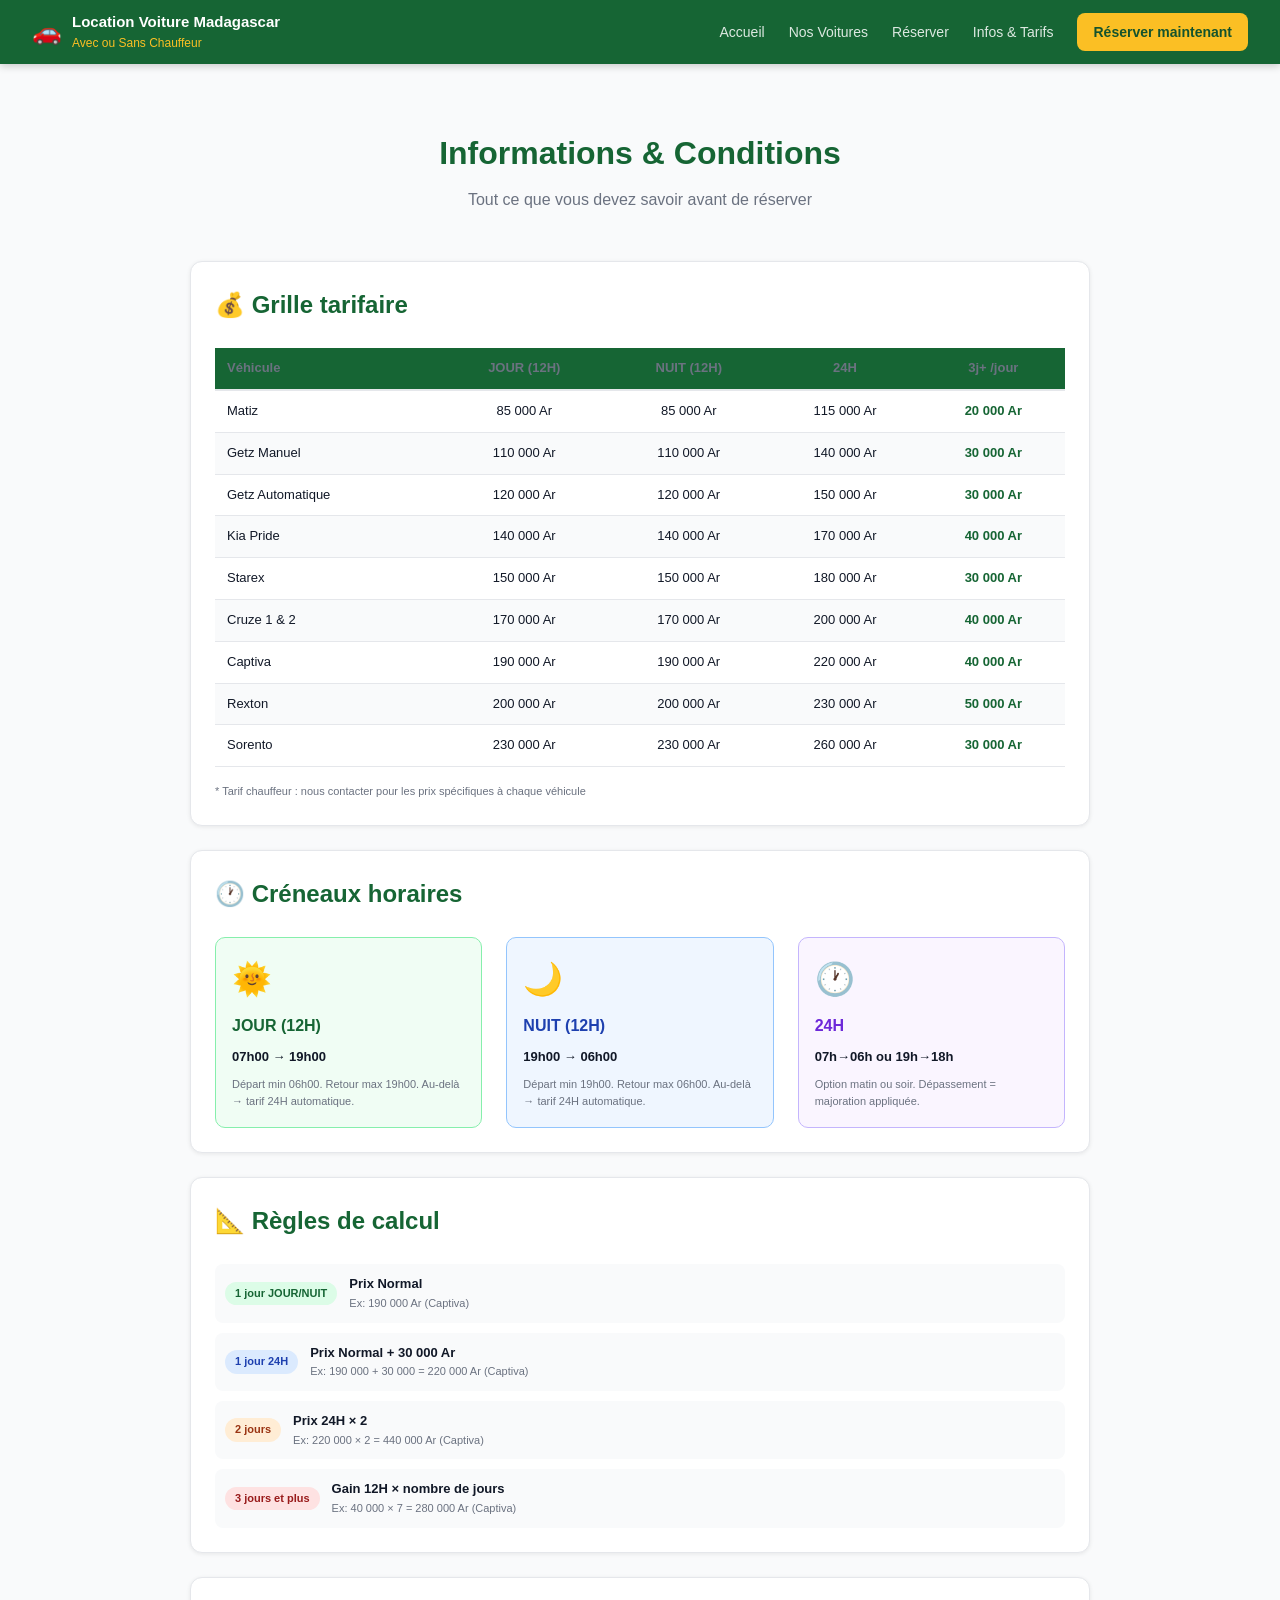
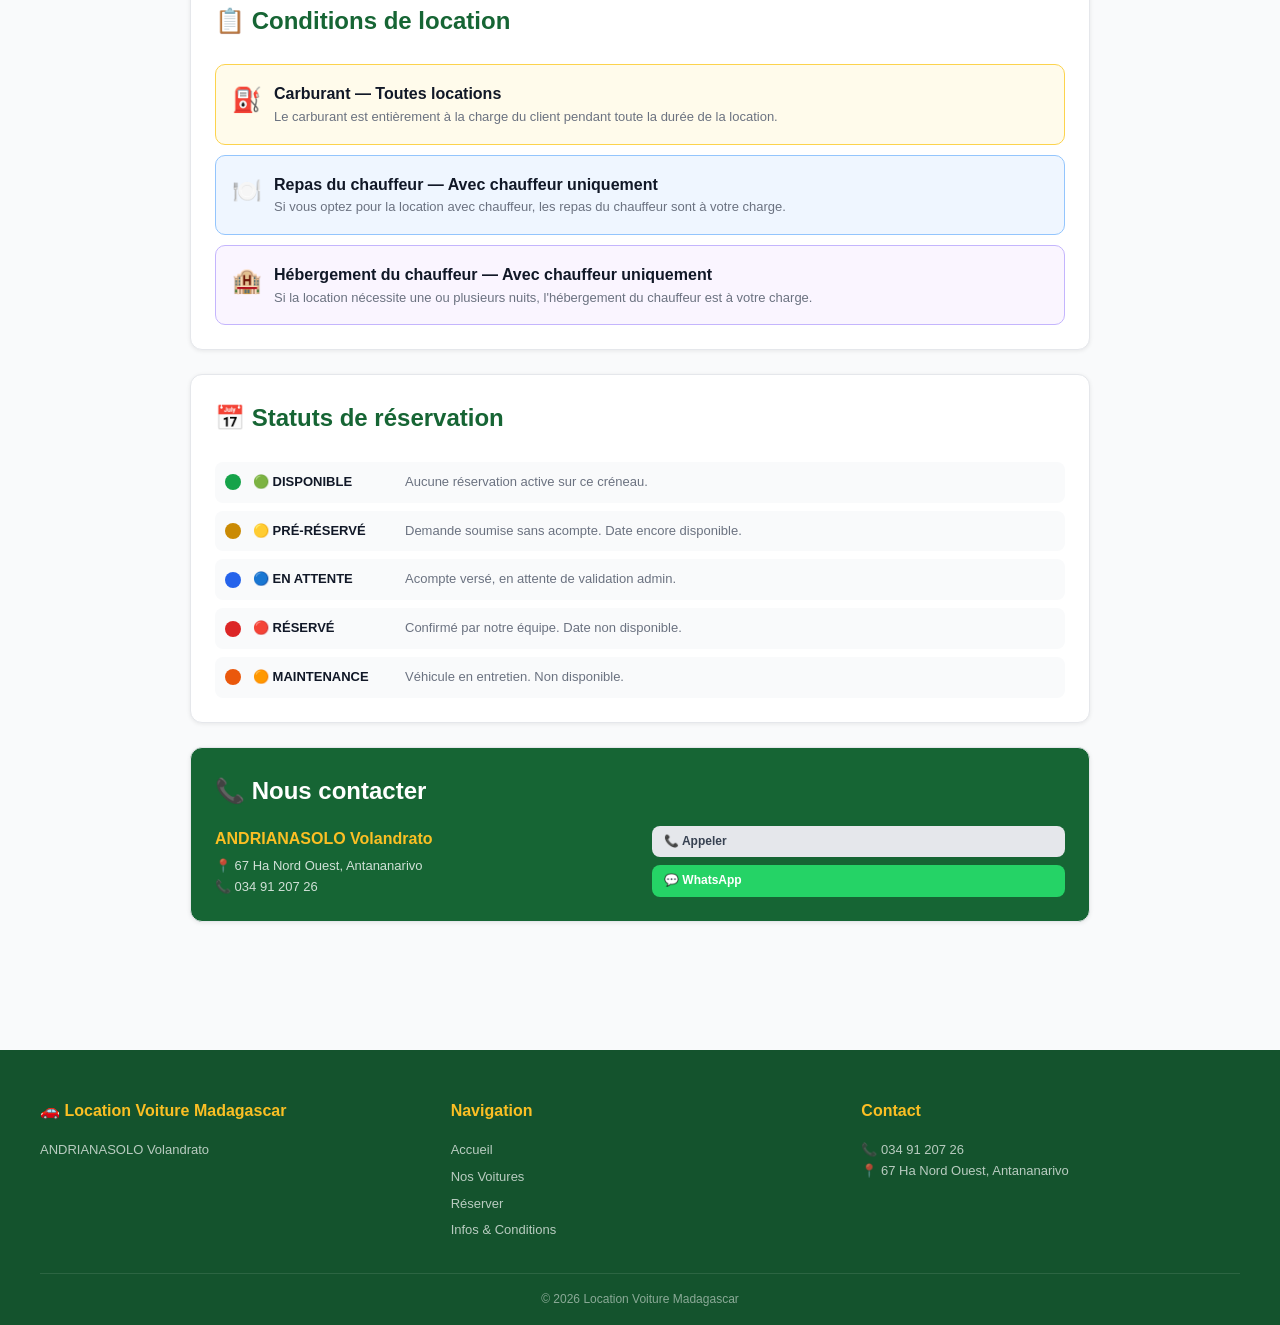
<file: infos.html>
<!DOCTYPE html>
<html lang="fr">
<head>
  <meta charset="UTF-8">
  <meta name="viewport" content="width=device-width, initial-scale=1.0">
  <title>Infos & Conditions — Location Voiture Madagascar</title>
  <link rel="stylesheet" href="css/style.css">
</head>
<body>

<nav class="navbar">
  <a href="index.html" class="navbar-brand">
    <span style="font-size:1.5rem">🚗</span>
    <div>
      <div class="logo-text">Location Voiture Madagascar</div>
      <div class="logo-sub">Avec ou Sans Chauffeur</div>
    </div>
  </a>
  <div class="navbar-links">
    <a href="index.html">Accueil</a>
    <a href="vehicules.html">Nos Voitures</a>
    <a href="reserver.html">Réserver</a>
    <a href="infos.html">Infos & Tarifs</a>
    <a href="reserver.html" class="btn-nav">Réserver maintenant</a>
  </div>
</nav>

<section class="section">
  <div class="container" style="max-width:900px">
    <h1 class="section-title">Informations & Conditions</h1>
    <p class="section-sub">Tout ce que vous devez savoir avant de réserver</p>

    <!-- Grille tarifaire -->
    <div class="card mb-3">
      <h2 style="color:var(--vert);margin-bottom:1.5rem">💰 Grille tarifaire</h2>
      <div class="table-container">
        <table>
          <thead>
            <tr style="background:var(--vert);color:white">
              <th>Véhicule</th>
              <th style="text-align:center">JOUR (12H)</th>
              <th style="text-align:center">NUIT (12H)</th>
              <th style="text-align:center">24H</th>
              <th style="text-align:center">3j+ /jour</th>
            </tr>
          </thead>
          <tbody>
            <tr><td>Matiz</td><td style="text-align:center">85 000 Ar</td><td style="text-align:center">85 000 Ar</td><td style="text-align:center">115 000 Ar</td><td style="text-align:center;color:var(--vert);font-weight:700">20 000 Ar</td></tr>
            <tr style="background:#f9fafb"><td>Getz Manuel</td><td style="text-align:center">110 000 Ar</td><td style="text-align:center">110 000 Ar</td><td style="text-align:center">140 000 Ar</td><td style="text-align:center;color:var(--vert);font-weight:700">30 000 Ar</td></tr>
            <tr><td>Getz Automatique</td><td style="text-align:center">120 000 Ar</td><td style="text-align:center">120 000 Ar</td><td style="text-align:center">150 000 Ar</td><td style="text-align:center;color:var(--vert);font-weight:700">30 000 Ar</td></tr>
            <tr style="background:#f9fafb"><td>Kia Pride</td><td style="text-align:center">140 000 Ar</td><td style="text-align:center">140 000 Ar</td><td style="text-align:center">170 000 Ar</td><td style="text-align:center;color:var(--vert);font-weight:700">40 000 Ar</td></tr>
            <tr><td>Starex</td><td style="text-align:center">150 000 Ar</td><td style="text-align:center">150 000 Ar</td><td style="text-align:center">180 000 Ar</td><td style="text-align:center;color:var(--vert);font-weight:700">30 000 Ar</td></tr>
            <tr style="background:#f9fafb"><td>Cruze 1 & 2</td><td style="text-align:center">170 000 Ar</td><td style="text-align:center">170 000 Ar</td><td style="text-align:center">200 000 Ar</td><td style="text-align:center;color:var(--vert);font-weight:700">40 000 Ar</td></tr>
            <tr><td>Captiva</td><td style="text-align:center">190 000 Ar</td><td style="text-align:center">190 000 Ar</td><td style="text-align:center">220 000 Ar</td><td style="text-align:center;color:var(--vert);font-weight:700">40 000 Ar</td></tr>
            <tr style="background:#f9fafb"><td>Rexton</td><td style="text-align:center">200 000 Ar</td><td style="text-align:center">200 000 Ar</td><td style="text-align:center">230 000 Ar</td><td style="text-align:center;color:var(--vert);font-weight:700">50 000 Ar</td></tr>
            <tr><td>Sorento</td><td style="text-align:center">230 000 Ar</td><td style="text-align:center">230 000 Ar</td><td style="text-align:center">260 000 Ar</td><td style="text-align:center;color:var(--vert);font-weight:700">30 000 Ar</td></tr>
          </tbody>
        </table>
      </div>
      <p class="text-xs text-muted mt-2">* Tarif chauffeur : nous contacter pour les prix spécifiques à chaque véhicule</p>
    </div>

    <!-- Créneaux horaires -->
    <div class="card mb-3">
      <h2 style="color:var(--vert);margin-bottom:1.5rem">🕐 Créneaux horaires</h2>
      <div class="grid-3">
        <div style="background:#f0fdf4;border:1px solid #86efac;border-radius:10px;padding:1rem">
          <div style="font-size:2rem;margin-bottom:0.5rem">🌞</div>
          <div class="font-bold" style="color:var(--vert)">JOUR (12H)</div>
          <div class="font-bold text-sm mt-1">07h00 → 19h00</div>
          <div class="text-xs text-muted mt-1">Départ min 06h00. Retour max 19h00. Au-delà → tarif 24H automatique.</div>
        </div>
        <div style="background:#eff6ff;border:1px solid #93c5fd;border-radius:10px;padding:1rem">
          <div style="font-size:2rem;margin-bottom:0.5rem">🌙</div>
          <div class="font-bold" style="color:#1e40af">NUIT (12H)</div>
          <div class="font-bold text-sm mt-1">19h00 → 06h00</div>
          <div class="text-xs text-muted mt-1">Départ min 19h00. Retour max 06h00. Au-delà → tarif 24H automatique.</div>
        </div>
        <div style="background:#faf5ff;border:1px solid #c4b5fd;border-radius:10px;padding:1rem">
          <div style="font-size:2rem;margin-bottom:0.5rem">🕐</div>
          <div class="font-bold" style="color:#6d28d9">24H</div>
          <div class="font-bold text-sm mt-1">07h→06h ou 19h→18h</div>
          <div class="text-xs text-muted mt-1">Option matin ou soir. Dépassement = majoration appliquée.</div>
        </div>
      </div>
    </div>

    <!-- Règles de calcul -->
    <div class="card mb-3">
      <h2 style="color:var(--vert);margin-bottom:1.5rem">📐 Règles de calcul</h2>
      <div style="display:flex;flex-direction:column;gap:10px">
        <div style="display:flex;align-items:center;gap:12px;padding:10px;background:#f9fafb;border-radius:8px">
          <span class="badge badge-vert">1 jour JOUR/NUIT</span>
          <div>
            <div class="font-bold text-sm">Prix Normal</div>
            <div class="text-xs text-muted">Ex: 190 000 Ar (Captiva)</div>
          </div>
        </div>
        <div style="display:flex;align-items:center;gap:12px;padding:10px;background:#f9fafb;border-radius:8px">
          <span class="badge badge-bleu">1 jour 24H</span>
          <div>
            <div class="font-bold text-sm">Prix Normal + 30 000 Ar</div>
            <div class="text-xs text-muted">Ex: 190 000 + 30 000 = 220 000 Ar (Captiva)</div>
          </div>
        </div>
        <div style="display:flex;align-items:center;gap:12px;padding:10px;background:#f9fafb;border-radius:8px">
          <span class="badge badge-orange">2 jours</span>
          <div>
            <div class="font-bold text-sm">Prix 24H × 2</div>
            <div class="text-xs text-muted">Ex: 220 000 × 2 = 440 000 Ar (Captiva)</div>
          </div>
        </div>
        <div style="display:flex;align-items:center;gap:12px;padding:10px;background:#f9fafb;border-radius:8px">
          <span class="badge badge-rouge">3 jours et plus</span>
          <div>
            <div class="font-bold text-sm">Gain 12H × nombre de jours</div>
            <div class="text-xs text-muted">Ex: 40 000 × 7 = 280 000 Ar (Captiva)</div>
          </div>
        </div>
      </div>
    </div>

    <!-- Conditions -->
    <div class="card mb-3">
      <h2 style="color:var(--vert);margin-bottom:1.5rem">📋 Conditions de location</h2>
      <div style="display:flex;flex-direction:column;gap:10px">
        <div style="display:flex;gap:12px;padding:1rem;background:#fffbeb;border:1px solid #fcd34d;border-radius:10px">
          <span style="font-size:1.5rem">⛽</span>
          <div>
            <div class="font-bold">Carburant — Toutes locations</div>
            <div class="text-sm text-muted">Le carburant est entièrement à la charge du client pendant toute la durée de la location.</div>
          </div>
        </div>
        <div style="display:flex;gap:12px;padding:1rem;background:#eff6ff;border:1px solid #93c5fd;border-radius:10px">
          <span style="font-size:1.5rem">🍽️</span>
          <div>
            <div class="font-bold">Repas du chauffeur — Avec chauffeur uniquement</div>
            <div class="text-sm text-muted">Si vous optez pour la location avec chauffeur, les repas du chauffeur sont à votre charge.</div>
          </div>
        </div>
        <div style="display:flex;gap:12px;padding:1rem;background:#faf5ff;border:1px solid #c4b5fd;border-radius:10px">
          <span style="font-size:1.5rem">🏨</span>
          <div>
            <div class="font-bold">Hébergement du chauffeur — Avec chauffeur uniquement</div>
            <div class="text-sm text-muted">Si la location nécessite une ou plusieurs nuits, l'hébergement du chauffeur est à votre charge.</div>
          </div>
        </div>
      </div>
    </div>

    <!-- Statuts -->
    <div class="card mb-3">
      <h2 style="color:var(--vert);margin-bottom:1.5rem">📅 Statuts de réservation</h2>
      <div style="display:flex;flex-direction:column;gap:8px">
        <div style="display:flex;align-items:center;gap:12px;padding:10px;background:#f9fafb;border-radius:8px">
          <div style="width:16px;height:16px;border-radius:50%;background:#16a34a;flex-shrink:0"></div>
          <div class="font-bold text-sm" style="width:140px">🟢 DISPONIBLE</div>
          <div class="text-sm text-muted">Aucune réservation active sur ce créneau.</div>
        </div>
        <div style="display:flex;align-items:center;gap:12px;padding:10px;background:#f9fafb;border-radius:8px">
          <div style="width:16px;height:16px;border-radius:50%;background:#ca8a04;flex-shrink:0"></div>
          <div class="font-bold text-sm" style="width:140px">🟡 PRÉ-RÉSERVÉ</div>
          <div class="text-sm text-muted">Demande soumise sans acompte. Date encore disponible.</div>
        </div>
        <div style="display:flex;align-items:center;gap:12px;padding:10px;background:#f9fafb;border-radius:8px">
          <div style="width:16px;height:16px;border-radius:50%;background:#2563eb;flex-shrink:0"></div>
          <div class="font-bold text-sm" style="width:140px">🔵 EN ATTENTE</div>
          <div class="text-sm text-muted">Acompte versé, en attente de validation admin.</div>
        </div>
        <div style="display:flex;align-items:center;gap:12px;padding:10px;background:#f9fafb;border-radius:8px">
          <div style="width:16px;height:16px;border-radius:50%;background:#dc2626;flex-shrink:0"></div>
          <div class="font-bold text-sm" style="width:140px">🔴 RÉSERVÉ</div>
          <div class="text-sm text-muted">Confirmé par notre équipe. Date non disponible.</div>
        </div>
        <div style="display:flex;align-items:center;gap:12px;padding:10px;background:#f9fafb;border-radius:8px">
          <div style="width:16px;height:16px;border-radius:50%;background:#ea580c;flex-shrink:0"></div>
          <div class="font-bold text-sm" style="width:140px">🟠 MAINTENANCE</div>
          <div class="text-sm text-muted">Véhicule en entretien. Non disponible.</div>
        </div>
      </div>
    </div>

    <!-- Contact -->
    <div class="card" style="background:var(--vert);color:white">
      <h2 style="margin-bottom:1rem">📞 Nous contacter</h2>
      <div class="grid-2">
        <div>
          <div class="font-bold" style="color:#fbbf24">ANDRIANASOLO Volandrato</div>
          <div style="color:rgba(255,255,255,0.8);font-size:13px;margin-top:4px">
            📍 67 Ha Nord Ouest, Antananarivo<br>
            📞 034 91 207 26
          </div>
        </div>
        <div style="display:flex;flex-direction:column;gap:8px">
          <a href="tel:+261349120726" class="btn btn-secondary btn-sm text-center">📞 Appeler</a>
          <a href="https://wa.me/+261349120726" target="_blank" class="btn btn-sm text-center" style="background:#25d366;color:white">💬 WhatsApp</a>
        </div>
      </div>
    </div>
  </div>
</section>

<footer>
  <div class="footer-grid">
    <div><div class="footer-title">🚗 Location Voiture Madagascar</div><p style="color:rgba(255,255,255,0.7);font-size:13px">ANDRIANASOLO Volandrato</p></div>
    <div><div class="footer-title">Navigation</div><div class="footer-links"><a href="index.html">Accueil</a><a href="vehicules.html">Nos Voitures</a><a href="reserver.html">Réserver</a><a href="infos.html">Infos & Conditions</a></div></div>
    <div><div class="footer-title">Contact</div><p style="color:rgba(255,255,255,0.7);font-size:13px">📞 034 91 207 26<br>📍 67 Ha Nord Ouest, Antananarivo</p></div>
  </div>
  <div class="footer-bottom">© 2026 Location Voiture Madagascar</div>
</footer>
</body>
</html>
</file>
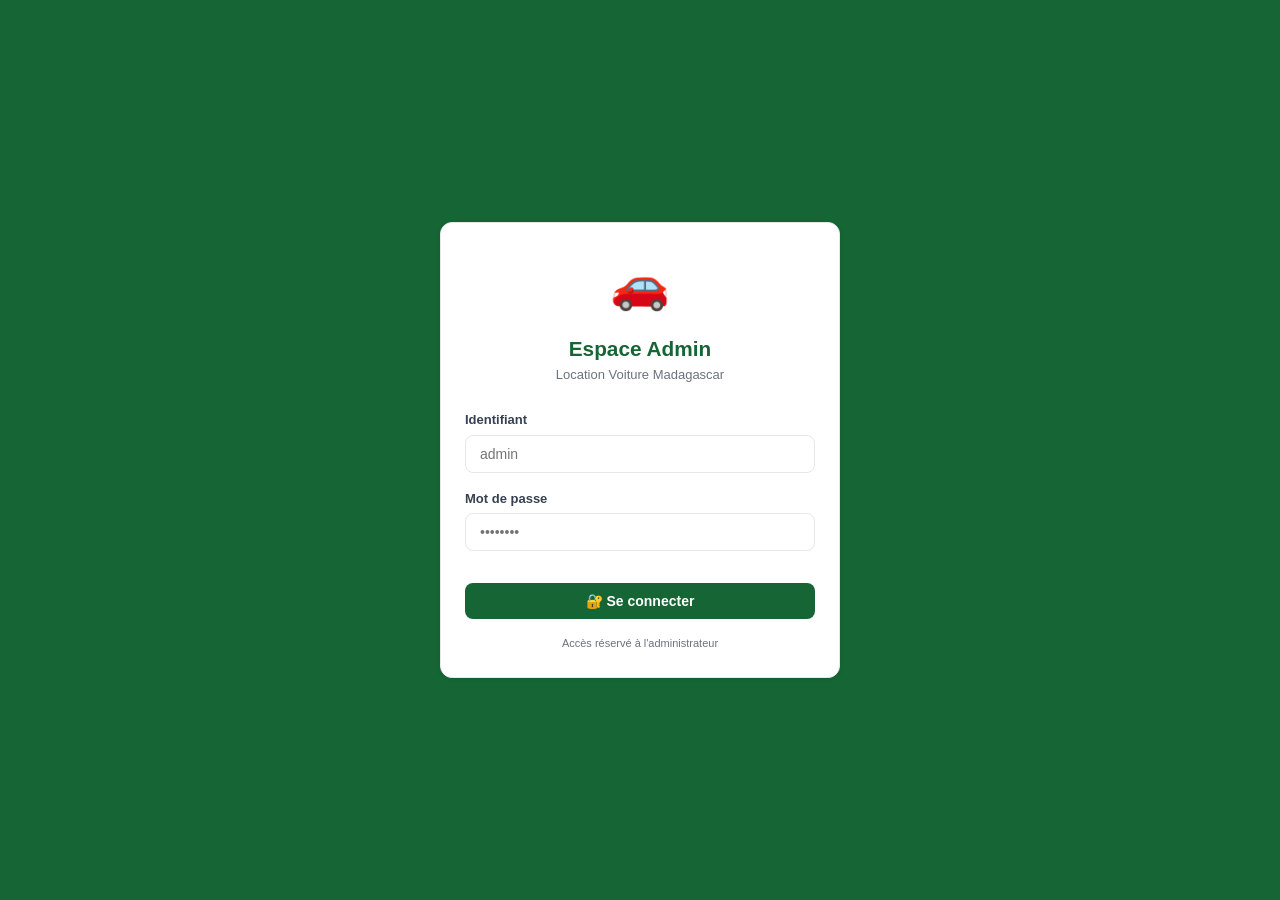
<file: admin/login.html>
<!DOCTYPE html>
<html lang="fr">
<head>
  <meta charset="UTF-8">
  <meta name="viewport" content="width=device-width, initial-scale=1.0">
  <title>Admin — Connexion</title>
  <link rel="stylesheet" href="../css/style.css">
</head>
<body style="background:var(--vert);min-height:100vh;display:flex;align-items:center;justify-content:center">

<div class="card" style="width:100%;max-width:400px;margin:1rem">
  <div class="text-center mb-3">
    <div style="font-size:3rem;margin-bottom:0.5rem">🚗</div>
    <h1 style="font-size:1.3rem;color:var(--vert)">Espace Admin</h1>
    <p class="text-muted text-sm">Location Voiture Madagascar</p>
  </div>

  <form onsubmit="login(event)">
    <div class="form-group">
      <label class="form-label">Identifiant</label>
      <input class="form-control" id="username" placeholder="admin" required>
    </div>
    <div class="form-group">
      <label class="form-label">Mot de passe</label>
      <input type="password" class="form-control" id="password" placeholder="••••••••" required>
    </div>

    <div id="erreur" class="alert alert-danger hidden"></div>

    <button type="submit" class="btn btn-primary btn-full mt-2" id="btn-login">
      🔐 Se connecter
    </button>
  </form>

  <div class="text-center mt-2 text-xs text-muted">Accès réservé à l'administrateur</div>
</div>

<script src="../js/auth.js"></script>
<script>
// Déjà connecté ?
if (isAdminLoggedIn()) window.location.href = 'index.html'

function login(e) {
  e.preventDefault()
  const username = document.getElementById('username').value
  const password = document.getElementById('password').value
  const btn = document.getElementById('btn-login')
  const erreur = document.getElementById('erreur')

  btn.disabled = true
  btn.textContent = 'Connexion...'

  if (adminLogin(username, password)) {
    window.location.href = 'index.html'
  } else {
    erreur.textContent = '❌ Identifiants incorrects'
    erreur.classList.remove('hidden')
    btn.disabled = false
    btn.textContent = '🔐 Se connecter'
  }
}
</script>
</body>
</html>
</file>
<file: css/style.css>
/* ============================================
   STYLES GLOBAUX — Location Voiture Madagascar
   ============================================ */

* { margin: 0; padding: 0; box-sizing: border-box; }

:root {
  --vert:    #166534;
  --vert-l:  #16a34a;
  --vert-bg: #f0fdf4;
  --jaune:   #ca8a04;
  --jaune-l: #fef9c3;
  --rouge:   #dc2626;
  --bleu:    #2563eb;
  --orange:  #ea580c;
  --gris:    #f9fafb;
  --border:  #e5e7eb;
  --text:    #111827;
  --text-l:  #6b7280;
}

body {
  font-family: 'Segoe UI', Arial, sans-serif;
  background: var(--gris);
  color: var(--text);
  line-height: 1.6;
}

/* ── NAVBAR ── */
.navbar {
  background: var(--vert);
  color: white;
  padding: 0 2rem;
  height: 64px;
  display: flex;
  align-items: center;
  justify-content: space-between;
  position: sticky;
  top: 0;
  z-index: 100;
  box-shadow: 0 2px 8px rgba(0,0,0,0.2);
}
.navbar-brand {
  display: flex;
  align-items: center;
  gap: 10px;
  text-decoration: none;
  color: white;
}
.navbar-brand .logo-text { font-weight: 700; font-size: 15px; }
.navbar-brand .logo-sub  { color: #fbbf24; font-size: 12px; }
.navbar-links { display: flex; align-items: center; gap: 1.5rem; }
.navbar-links a {
  color: rgba(255,255,255,0.85);
  text-decoration: none;
  font-size: 14px;
  font-weight: 500;
  transition: color 0.2s;
}
.navbar-links a:hover { color: #fbbf24; }
.navbar-links .btn-nav {
  background: #fbbf24;
  color: #14532d;
  padding: 8px 16px;
  border-radius: 8px;
  font-weight: 700;
}
.navbar-links .btn-nav:hover { background: #f59e0b; color: #14532d; }

/* ── BOUTONS ── */
.btn {
  display: inline-flex;
  align-items: center;
  gap: 6px;
  padding: 10px 20px;
  border-radius: 8px;
  font-weight: 600;
  font-size: 14px;
  cursor: pointer;
  border: none;
  transition: all 0.2s;
  text-decoration: none;
}
.btn-primary   { background: var(--vert); color: white; }
.btn-primary:hover { background: #14532d; }
.btn-secondary { background: #e5e7eb; color: #374151; }
.btn-secondary:hover { background: #d1d5db; }
.btn-danger    { background: var(--rouge); color: white; }
.btn-danger:hover { background: #b91c1c; }
.btn-warning   { background: #f59e0b; color: white; }
.btn-warning:hover { background: #d97706; }
.btn-sm { padding: 6px 12px; font-size: 12px; }
.btn-full { width: 100%; justify-content: center; }
.btn:disabled { opacity: 0.5; cursor: not-allowed; }

/* ── CARDS ── */
.card {
  background: white;
  border-radius: 12px;
  padding: 1.5rem;
  box-shadow: 0 1px 4px rgba(0,0,0,0.08);
  border: 1px solid var(--border);
}

/* ── FORMULAIRES ── */
.form-group { margin-bottom: 1rem; }
.form-label {
  display: block;
  font-size: 13px;
  font-weight: 600;
  color: #374151;
  margin-bottom: 4px;
}
.form-control {
  width: 100%;
  padding: 10px 14px;
  border: 1.5px solid var(--border);
  border-radius: 8px;
  font-size: 14px;
  transition: border-color 0.2s, box-shadow 0.2s;
  background: white;
}
.form-control:focus {
  outline: none;
  border-color: var(--vert-l);
  box-shadow: 0 0 0 3px rgba(22,163,74,0.15);
}
.form-control.error { border-color: var(--rouge); }
.form-row { display: grid; grid-template-columns: 1fr 1fr; gap: 1rem; }
.form-row-3 { display: grid; grid-template-columns: 1fr 1fr 1fr; gap: 1rem; }

/* ── BADGES ── */
.badge {
  display: inline-block;
  padding: 3px 10px;
  border-radius: 20px;
  font-size: 11px;
  font-weight: 700;
}
.badge-vert    { background: #dcfce7; color: #166534; }
.badge-jaune   { background: #fef9c3; color: #854d0e; }
.badge-rouge   { background: #fee2e2; color: #991b1b; }
.badge-bleu    { background: #dbeafe; color: #1e40af; }
.badge-orange  { background: #ffedd5; color: #9a3412; }
.badge-gris    { background: #f3f4f6; color: #374151; }

/* ── ALERTES ── */
.alert {
  padding: 12px 16px;
  border-radius: 8px;
  font-size: 14px;
  margin-bottom: 1rem;
}
.alert-warning { background: #fffbeb; border: 1px solid #fcd34d; color: #92400e; }
.alert-danger  { background: #fef2f2; border: 1px solid #fca5a5; color: #991b1b; }
.alert-success { background: #f0fdf4; border: 1px solid #86efac; color: #166534; }
.alert-info    { background: #eff6ff; border: 1px solid #93c5fd; color: #1e40af; }

/* ── TABLES ── */
.table-container { overflow-x: auto; }
table { width: 100%; border-collapse: collapse; font-size: 13px; }
thead tr { background: #f9fafb; }
th { padding: 10px 12px; text-align: left; font-weight: 600; color: var(--text-l); border-bottom: 2px solid var(--border); }
td { padding: 10px 12px; border-bottom: 1px solid var(--border); }
tr:hover td { background: #f9fafb; }

/* ── HERO ── */
.hero {
  background: linear-gradient(135deg, #14532d 0%, #166534 50%, #15803d 100%);
  color: white;
  padding: 5rem 2rem;
  text-align: center;
}
.hero h1 { font-size: 3rem; font-weight: 800; margin-bottom: 0.5rem; }
.hero h1 span { color: #fbbf24; }
.hero p { font-size: 1.2rem; color: rgba(255,255,255,0.8); margin-bottom: 2rem; }
.hero-btns { display: flex; gap: 1rem; justify-content: center; flex-wrap: wrap; }

/* ── SECTION ── */
.section { padding: 4rem 2rem; }
.section-title { text-align: center; font-size: 2rem; font-weight: 700; color: var(--vert); margin-bottom: 0.5rem; }
.section-sub { text-align: center; color: var(--text-l); margin-bottom: 3rem; }
.container { max-width: 1200px; margin: 0 auto; }
.grid-3 { display: grid; grid-template-columns: repeat(3, 1fr); gap: 1.5rem; }
.grid-4 { display: grid; grid-template-columns: repeat(4, 1fr); gap: 1.5rem; }
.grid-2 { display: grid; grid-template-columns: repeat(2, 1fr); gap: 1.5rem; }

/* ── VOITURE CARD ── */
.voiture-card { transition: transform 0.2s, box-shadow 0.2s; }
.voiture-card:hover { transform: translateY(-4px); box-shadow: 0 8px 24px rgba(0,0,0,0.12); }
.voiture-img {
  height: 180px;
  background: #e5e7eb;
  border-radius: 8px;
  overflow: hidden;
  margin-bottom: 1rem;
}
.voiture-img img { width: 100%; height: 100%; object-fit: cover; }
.voiture-nom { font-size: 1.1rem; font-weight: 700; color: var(--vert); margin-bottom: 0.75rem; }
.tarif-grid { display: grid; grid-template-columns: repeat(3, 1fr); gap: 6px; margin-bottom: 0.75rem; }
.tarif-item { background: #f0fdf4; border-radius: 6px; padding: 6px; text-align: center; }
.tarif-item .t-label { font-size: 10px; font-weight: 700; color: var(--vert); }
.tarif-item .t-val { font-size: 12px; font-weight: 600; }
.tarif-item .t-unit { font-size: 10px; color: var(--text-l); }

/* ── ÉTAPES FORMULAIRE ── */
.steps { display: flex; align-items: center; justify-content: center; margin-bottom: 2rem; gap: 8px; }
.step-num {
  width: 36px; height: 36px;
  border-radius: 50%;
  display: flex; align-items: center; justify-content: center;
  font-weight: 700; font-size: 14px;
  transition: all 0.3s;
}
.step-num.active   { background: var(--vert); color: white; }
.step-num.done     { background: var(--vert-l); color: white; }
.step-num.inactive { background: #e5e7eb; color: #9ca3af; }
.step-line { width: 40px; height: 3px; border-radius: 2px; }
.step-line.done { background: var(--vert-l); }
.step-line.inactive { background: #e5e7eb; }

/* ── TYPE LOCATION SELECTOR ── */
.type-selector { display: grid; grid-template-columns: repeat(3, 1fr); gap: 10px; }
.type-btn {
  padding: 12px;
  border: 2px solid var(--border);
  border-radius: 10px;
  cursor: pointer;
  text-align: center;
  transition: all 0.2s;
  background: white;
}
.type-btn:hover { border-color: var(--vert-l); }
.type-btn.selected { border-color: var(--vert); background: var(--vert-bg); }
.type-btn .type-icon { font-size: 1.5rem; margin-bottom: 4px; }
.type-btn .type-label { font-weight: 700; font-size: 14px; color: var(--vert); }
.type-btn .type-sub { font-size: 11px; color: var(--text-l); }

/* ── CALCUL PRIX ── */
.prix-box {
  background: var(--vert-bg);
  border: 1px solid #86efac;
  border-radius: 10px;
  padding: 1rem;
}
.prix-total { font-size: 1.5rem; font-weight: 800; color: var(--vert); }

/* ── CONDITIONS ── */
.condition-item {
  display: flex;
  align-items: flex-start;
  gap: 10px;
  padding: 12px;
  background: #fffbeb;
  border: 1px solid #fcd34d;
  border-radius: 8px;
  margin-bottom: 8px;
  cursor: pointer;
}
.condition-item input[type="checkbox"] { width: 18px; height: 18px; margin-top: 2px; accent-color: var(--vert); }

/* ── PLANNING CALENDRIER ── */
.planning-table { font-size: 11px; }
.planning-table th { background: var(--vert); color: white; padding: 6px 4px; text-align: center; }
.planning-table td { padding: 4px; text-align: center; border: 1px solid #e5e7eb; }
.cell-libre       { background: #dcfce7; color: #166534; }
.cell-pre-reserve { background: #fef9c3; color: #854d0e; }
.cell-en-attente  { background: #dbeafe; color: #1e40af; }
.cell-reserve     { background: #fee2e2; color: #991b1b; }
.cell-maintenance { background: #ffedd5; color: #9a3412; }

/* ── ADMIN SIDEBAR ── */
.admin-layout { display: flex; min-height: 100vh; }
.sidebar {
  width: 240px;
  background: #14532d;
  color: white;
  display: flex;
  flex-direction: column;
  position: fixed;
  height: 100vh;
  z-index: 50;
}
.sidebar-brand { padding: 1.5rem; border-bottom: 1px solid rgba(255,255,255,0.1); }
.sidebar-brand .brand-name { font-weight: 700; font-size: 14px; }
.sidebar-brand .brand-sub  { color: #fbbf24; font-size: 11px; }
.sidebar-nav { flex: 1; padding: 1rem 0; }
.sidebar-link {
  display: flex;
  align-items: center;
  gap: 10px;
  padding: 10px 1.5rem;
  color: rgba(255,255,255,0.75);
  text-decoration: none;
  font-size: 13px;
  font-weight: 500;
  transition: all 0.2s;
}
.sidebar-link:hover, .sidebar-link.active {
  background: rgba(255,255,255,0.1);
  color: white;
}
.sidebar-footer { padding: 1rem 1.5rem; border-top: 1px solid rgba(255,255,255,0.1); }
.admin-main { margin-left: 240px; flex: 1; padding: 2rem; }
.admin-header { margin-bottom: 2rem; }
.admin-header h1 { font-size: 1.5rem; font-weight: 700; color: var(--text); }

/* ── KPI CARDS ── */
.kpi-grid { display: grid; grid-template-columns: repeat(4, 1fr); gap: 1rem; margin-bottom: 2rem; }
.kpi-card { padding: 1.25rem; border-radius: 10px; }
.kpi-card .kpi-label { font-size: 12px; color: var(--text-l); margin-bottom: 4px; }
.kpi-card .kpi-val { font-size: 1.4rem; font-weight: 800; }
.kpi-vert   { background: #f0fdf4; }
.kpi-bleu   { background: #eff6ff; }
.kpi-rouge  { background: #fef2f2; }
.kpi-jaune  { background: #fffbeb; }

/* ── MODAL ── */
.modal-overlay {
  position: fixed; inset: 0;
  background: rgba(0,0,0,0.5);
  display: flex; align-items: center; justify-content: center;
  z-index: 200;
  padding: 1rem;
}
.modal {
  background: white;
  border-radius: 16px;
  width: 100%;
  max-width: 700px;
  max-height: 90vh;
  overflow-y: auto;
  box-shadow: 0 20px 60px rgba(0,0,0,0.3);
}
.modal-header {
  padding: 1.25rem 1.5rem;
  border-bottom: 1px solid var(--border);
  display: flex;
  justify-content: space-between;
  align-items: center;
}
.modal-header h2 { font-size: 1.1rem; font-weight: 700; color: var(--vert); }
.modal-close { background: none; border: none; font-size: 1.5rem; cursor: pointer; color: #9ca3af; }
.modal-body { padding: 1.5rem; }

/* ── FOOTER ── */
footer {
  background: #14532d;
  color: white;
  padding: 3rem 2rem 1rem;
  margin-top: 4rem;
}
.footer-grid { display: grid; grid-template-columns: repeat(3, 1fr); gap: 2rem; max-width: 1200px; margin: 0 auto 2rem; }
.footer-title { color: #fbbf24; font-weight: 700; margin-bottom: 1rem; }
.footer-links { display: flex; flex-direction: column; gap: 6px; }
.footer-links a { color: rgba(255,255,255,0.7); text-decoration: none; font-size: 13px; }
.footer-links a:hover { color: white; }
.footer-bottom { text-align: center; color: rgba(255,255,255,0.5); font-size: 12px; border-top: 1px solid rgba(255,255,255,0.1); padding-top: 1rem; max-width: 1200px; margin: 0 auto; }

/* ── RESPONSIVE ── */
@media (max-width: 768px) {
  .hero h1 { font-size: 2rem; }
  .grid-3, .grid-4 { grid-template-columns: 1fr; }
  .grid-2 { grid-template-columns: 1fr; }
  .form-row, .form-row-3 { grid-template-columns: 1fr; }
  .kpi-grid { grid-template-columns: repeat(2, 1fr); }
  .navbar-links { display: none; }
  .sidebar { width: 100%; height: auto; position: relative; }
  .admin-main { margin-left: 0; }
  .footer-grid { grid-template-columns: 1fr; }
}

/* ── UTILITAIRES ── */
.text-center { text-align: center; }
.text-right  { text-align: right; }
.mt-1 { margin-top: 0.5rem; }
.mt-2 { margin-top: 1rem; }
.mt-3 { margin-top: 1.5rem; }
.mb-1 { margin-bottom: 0.5rem; }
.mb-2 { margin-bottom: 1rem; }
.mb-3 { margin-bottom: 1.5rem; }
.flex { display: flex; }
.flex-center { display: flex; align-items: center; justify-content: center; }
.gap-1 { gap: 0.5rem; }
.gap-2 { gap: 1rem; }
.hidden { display: none !important; }
.text-vert  { color: var(--vert); }
.text-rouge { color: var(--rouge); }
.text-sm    { font-size: 13px; }
.text-xs    { font-size: 11px; }
.text-muted { color: var(--text-l); }
.font-bold  { font-weight: 700; }
.loading { opacity: 0.6; pointer-events: none; }
</file>
